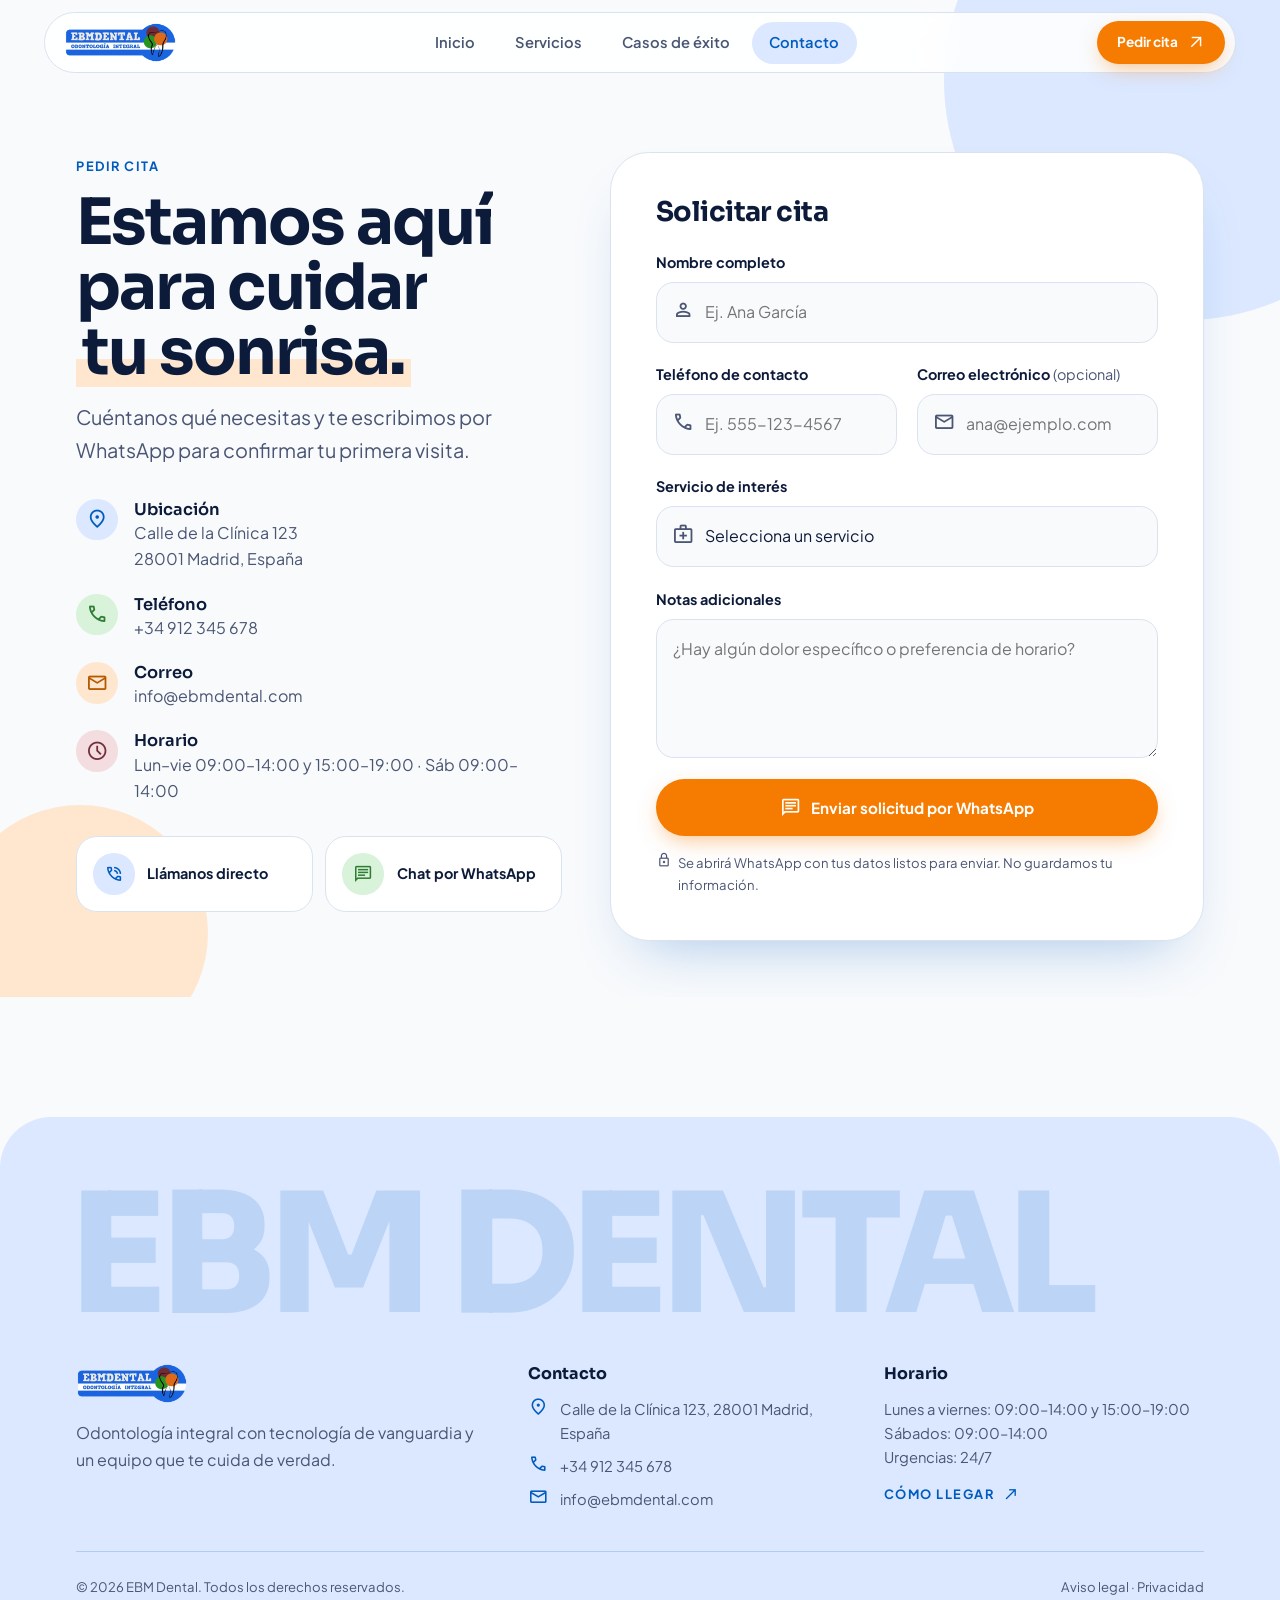
<file: contacto.html>
<!DOCTYPE html>
<html lang="es"><head>
<meta charset="UTF-8"><meta name="viewport" content="width=device-width,initial-scale=1,viewport-fit=cover">
<title>Pedir cita — EBM Dental</title><meta name="description" content="Solicita tu cita en EBM Dental: completa el formulario y te contactamos por WhatsApp.">
<meta name="theme-color" content="#1a73e8">
<script>document.documentElement.classList.add('js')</script>
<link rel="preconnect" href="https://fonts.googleapis.com"><link rel="preconnect" href="https://fonts.gstatic.com" crossorigin>
<link href="https://fonts.googleapis.com/css2?family=Sora:wght@400;600;700;800&family=Plus+Jakarta+Sans:wght@400;500;600;700&display=swap" rel="stylesheet">
<link href="https://fonts.googleapis.com/css2?family=Material+Symbols+Outlined:opsz,wght,FILL,GRAD@24,400,0,0" rel="stylesheet">
<link rel="icon" href="assets/logo.png"><link rel="stylesheet" href="assets/styles.css?v=20260923">
</head><body>
<a class="skip" href="#main">Saltar al contenido</a>
<header class="hd"><div class="hd-bar">
<a class="brand" href="index.html" aria-label="EBM Dental, inicio"><img src="assets/logo.png" alt="EBM Dental Odontología Integral"></a>
<nav class="nav" aria-label="Principal"><a href="index.html">Inicio</a><a href="servicios.html">Servicios</a><a href="casos-de-exito.html">Casos de éxito</a><a href="contacto.html" aria-current="page">Contacto</a></nav>
<div class="hd-act"><a class="btn btn-o btn-s hd-cta" href="contacto.html">Pedir cita <span class="icon" aria-hidden="true">arrow_outward</span></a>
<button class="menu-b" id="menuBtn" type="button" aria-expanded="false" aria-controls="drawer" aria-label="Abrir menú"><span class="icon" aria-hidden="true">menu</span></button></div>
</div></header>
<div class="drawer" id="drawer"><a class="l" href="index.html">Inicio</a><a class="l" href="servicios.html">Servicios</a><a class="l" href="casos-de-exito.html">Casos de éxito</a><a class="l" href="contacto.html">Contacto</a>
<a class="btn btn-o btn-b" style="margin-top:2rem" href="contacto.html">Pedir cita</a>
<div class="dot-row" aria-hidden="true"><i style="background:#fff"></i><i style="background:var(--wine)"></i><i style="background:var(--green)"></i><i style="background:var(--orange)"></i></div></div>
<main id="main">
<section class="ph-hero"><div class="ball" style="background:var(--blue-t);width:30rem;height:30rem;top:-10rem;right:-9rem;position:absolute" aria-hidden="true"></div><div class="ball" style="background:var(--orange-t);width:16rem;height:16rem;bottom:-4rem;left:-3rem;position:absolute" aria-hidden="true"></div>
<div class="wrap"><div class="cgrid">
<div><span class="kicker">Pedir cita</span>
<h1 class="d1" style="margin:.7rem 0 1rem;font-size:clamp(2.2rem,1.2rem + 3.6vw,4rem)" data-split>Estamos aquí para cuidar <mark>tu sonrisa.</mark></h1>
<p class="lede reveal" style="--d:.3s">Cuéntanos qué necesitas y te escribimos por WhatsApp para confirmar tu primera visita.</p>
<div class="reveal" style="margin-top:2rem"><div class="inforow"><span class="ico b"><span class="icon" aria-hidden="true">location_on</span></span><div><h3 class="d3" style="font-size:1.02rem">Ubicación</h3><p class="muted">Calle de la Clínica 123<br>28001 Madrid, España</p></div></div><div class="inforow"><span class="ico g"><span class="icon" aria-hidden="true">call</span></span><div><h3 class="d3" style="font-size:1.02rem">Teléfono</h3><p class="muted">+34 912 345 678</p></div></div><div class="inforow"><span class="ico o"><span class="icon" aria-hidden="true">mail</span></span><div><h3 class="d3" style="font-size:1.02rem">Correo</h3><p class="muted">info@ebmdental.com</p></div></div><div class="inforow"><span class="ico w"><span class="icon" aria-hidden="true">schedule</span></span><div><h3 class="d3" style="font-size:1.02rem">Horario</h3><p class="muted">Lun–vie 09:00–14:00 y 15:00–19:00 · Sáb 09:00–14:00</p></div></div></div>
<div class="altc reveal"><a href="tel:+34912345678"><span class="ico b"><span class="icon" aria-hidden="true">phone_in_talk</span></span>Llámanos directo</a><a href="https://wa.me/34912345678" target="_blank" rel="noopener noreferrer"><span class="ico g"><span class="icon" aria-hidden="true">chat</span></span>Chat por WhatsApp</a></div>
</div>
<div class="reveal" style="--d:.1s"><div class="panel">
<h2 class="d2" style="font-size:1.7rem;margin-bottom:1.5rem">Solicitar cita</h2>
<form id="contactForm" novalidate>
<div class="field"><label for="fullName">Nombre completo <span class="hint"></span></label><div class="iw"><span class="icon" aria-hidden="true">person</span><input class="inp" id="fullName" name="fullName" type="text" placeholder="Ej. Ana García" autocomplete="name" required></div><p class="err">Escribe tu nombre completo.</p></div>
<div class="grid2">
<div class="field"><label for="phone">Teléfono de contacto <span class="hint"></span></label><div class="iw"><span class="icon" aria-hidden="true">call</span><input class="inp" id="phone" name="phone" type="tel" placeholder="Ej. 555-123-4567" autocomplete="tel" required></div><p class="err">Indica un teléfono de contacto.</p></div>
<div class="field"><label for="email">Correo electrónico <span class="hint">(opcional)</span></label><div class="iw"><span class="icon" aria-hidden="true">mail</span><input class="inp" id="email" name="email" type="email" placeholder="ana@ejemplo.com" autocomplete="email"></div></div>
</div>
<div class="field"><label for="service">Servicio de interés <span class="hint"></span></label><div class="iw"><span class="icon" aria-hidden="true">medical_services</span><select class="inp" id="service" name="service" required><option disabled selected value="">Selecciona un servicio</option><option value="limpieza">Limpieza dental profesional</option><option value="blanqueamiento">Blanqueamiento</option><option value="ortodoncia">Consulta de ortodoncia</option><option value="implantes">Evaluación para implantes</option><option value="urgencia">Urgencia dental</option><option value="otro">Otro (especificar en notas)</option></select></div><p class="err">Selecciona un servicio.</p></div>
<div class="field"><label for="notes">Notas adicionales</label><textarea class="inp" id="notes" name="notes" rows="4" placeholder="¿Hay algún dolor específico o preferencia de horario?"></textarea></div>
<button class="btn btn-o btn-b" type="submit"><span class="icon" aria-hidden="true">chat</span>Enviar solicitud por WhatsApp</button>
<p class="note"><span class="icon" aria-hidden="true" style="font-size:1rem">lock</span>Se abrirá WhatsApp con tus datos listos para enviar. No guardamos tu información.</p>
</form>
<div id="success" class="ok" hidden tabindex="-1" role="status"><div class="bdg"><span class="icon" aria-hidden="true" style="font-size:2.4rem">check_circle</span></div>
<h3 class="d3">¡Casi listo!</h3><p class="muted" style="margin:.6rem 0 1.2rem">Abrimos WhatsApp con tu mensaje. Solo pulsa enviar y el equipo te responderá para confirmar tu cita.</p>
<a id="waLink" class="btn btn-p" href="#" target="_blank" rel="noopener noreferrer">¿No se abrió? Abrir WhatsApp</a>
<div><button type="button" class="btn btn-g" style="margin-top:.8rem" onclick="resetForm()">Enviar otra solicitud</button></div></div>
</div></div></div></div></section>
</main>
<footer class="ft"><div class="wrap">
<p class="ft-big" aria-hidden="true">EBM DENTAL</p>
<div class="fg">
<div><img src="assets/logo.png" alt="EBM Dental" style="height:2.6rem;margin-bottom:1rem"><p class="muted" style="max-width:34ch">Odontología integral con tecnología de vanguardia y un equipo que te cuida de verdad.</p></div>
<div><h4>Contacto</h4>
<p class="r"><span class="icon" aria-hidden="true">location_on</span>Calle de la Clínica 123, 28001 Madrid, España</p>
<a class="r" href="tel:+34912345678"><span class="icon" aria-hidden="true">call</span>+34 912 345 678</a>
<a class="r" href="mailto:info@ebmdental.com"><span class="icon" aria-hidden="true">mail</span>info@ebmdental.com</a></div>
<div><h4>Horario</h4><p class="muted" style="font-size:.92rem">Lunes a viernes: 09:00–14:00 y 15:00–19:00<br>Sábados: 09:00–14:00<br>Urgencias: 24/7</p>
<a class="kicker" style="margin-top:1rem" href="https://www.google.com/maps/search/?api=1&query=Calle+de+la+Cl%C3%ADnica+123%2C+28001+Madrid" target="_blank" rel="noopener noreferrer">Cómo llegar <span class="icon" aria-hidden="true">north_east</span></a></div>
</div>
<div class="fb"><span>© 2026 EBM Dental. Todos los derechos reservados.</span><span><a href="#">Aviso legal</a> · <a href="#">Privacidad</a></span></div>
</div></footer>
<nav class="mbar" aria-label="Acciones rápidas">
<a href="tel:+34912345678"><span class="icon" aria-hidden="true">call</span>Llamar</a>
<a class="w" href="https://wa.me/34912345678" target="_blank" rel="noopener noreferrer"><span class="icon" aria-hidden="true">chat</span>WhatsApp</a>
<a class="p" href="contacto.html"><span class="icon" aria-hidden="true">calendar_month</span>Pedir cita</a></nav>
<script src="assets/script.js?v=20260923" defer></script>
</body></html>
</file>
<file: assets/styles.css>
/* EBM Dental — sistema visual. Paleta del logo: azul, vino, verde, naranja. */
:root{
  --bg:#f8fafc; --white:#fff; --ink:#0d1b3a; --muted:#4a5573; --line:#dbe2ef;
  --blue:#1a73e8; --blue-d:#005bbf; --blue-t:#dbe8ff;
  --green:#2e7d32; --green-t:#d9f2da;
  --orange:#f57c00; --orange-t:#ffe7cf;
  --wine:#722f37; --wine-t:#f3dde0;
  --red:#c62828;
  --f-head:"Sora",system-ui,sans-serif; --f-body:"Plus Jakarta Sans",system-ui,sans-serif;
  --ease:cubic-bezier(.23,1,.32,1);
  --edge:clamp(18px,5vw,56px); --gap:clamp(72px,10vw,120px);
}
*,*::before,*::after{box-sizing:border-box}
html{scroll-behavior:smooth;-webkit-text-size-adjust:100%}
body{margin:0;background:var(--bg);color:var(--ink);font:400 1rem/1.65 var(--f-body);-webkit-font-smoothing:antialiased;overflow-x:hidden}
img{max-width:100%;display:block}
a{color:inherit;text-decoration:none}
button{font:inherit;color:inherit;background:none;border:0;cursor:pointer}
h1,h2,h3,h4,p,ul,blockquote{margin:0;padding:0}
ul{list-style:none}
:focus-visible{outline:3px solid var(--orange);outline-offset:3px;border-radius:6px}
.sr{position:absolute;width:1px;height:1px;overflow:hidden;clip:rect(0,0,0,0)}
.wrap{max-width:1240px;margin-inline:auto;padding-inline:var(--edge)}
.sec{padding-block:var(--gap)}
.skip{position:absolute;left:-9999px;top:0;background:var(--blue-d);color:#fff;padding:12px 20px;z-index:300}
.skip:focus{left:0}
.icon{font-family:'Material Symbols Outlined';font-style:normal;font-weight:400;line-height:1;display:inline-block;vertical-align:middle;font-size:1.4em}

/* tipografía */
.d1{font:700 clamp(2.4rem,1.3rem + 4.6vw,4.8rem)/1.02 var(--f-head);letter-spacing:-.03em;text-wrap:balance}
.d2{font:700 clamp(1.8rem,1.2rem + 2.4vw,3.2rem)/1.08 var(--f-head);letter-spacing:-.02em;text-wrap:balance}
.d3{font:600 1.25rem/1.3 var(--f-head)}
.lede{font-size:clamp(1.05rem,1rem + .3vw,1.25rem);color:var(--muted);max-width:52ch}
.muted{color:var(--muted)}
.kicker{display:inline-flex;gap:.5rem;align-items:center;font:700 .8rem var(--f-body);letter-spacing:.12em;text-transform:uppercase;color:var(--blue-d)}
mark{background:linear-gradient(transparent 58%,var(--orange-t) 58% 92%,transparent 92%);color:inherit;padding:0 .1em}
mark.g{background:linear-gradient(transparent 58%,var(--green-t) 58% 92%,transparent 92%)}
mark.b{background:linear-gradient(transparent 58%,var(--blue-t) 58% 92%,transparent 92%)}

/* botones */
.btn{display:inline-flex;align-items:center;justify-content:center;gap:.6rem;padding:1rem 1.7rem;border-radius:99px;font-weight:700;font-size:.95rem;transition:transform .25s var(--ease),box-shadow .25s var(--ease),background .25s}
.btn:active{transform:scale(.96)}
.btn-p{background:var(--blue);color:#fff;box-shadow:0 8px 22px -6px rgba(26,115,232,.55)}
.btn-o{background:var(--orange);color:#fff;box-shadow:0 8px 22px -6px rgba(245,124,0,.5)}
.btn-w{background:#fff;color:var(--blue-d)}
.btn-g{background:var(--white);border:1.5px solid var(--line)}
.btn-s{padding:.65rem 1.2rem;font-size:.85rem}
.btn-b{width:100%}
@media(hover:hover){.btn:hover{transform:translateY(-3px)}.btn-p:hover{background:var(--blue-d)}.btn-g:hover{border-color:var(--blue)}}

/* header */
.hd{position:fixed;inset:12px 0 auto;z-index:100;pointer-events:none}
.hd-bar{pointer-events:auto;max-width:1240px;margin-inline:auto;width:calc(100% - 2*var(--edge) + 24px);display:flex;align-items:center;justify-content:space-between;gap:1rem;background:rgba(255,255,255,.86);backdrop-filter:blur(14px);-webkit-backdrop-filter:blur(14px);border:1px solid var(--line);border-radius:99px;padding:.5rem .6rem .5rem 1.2rem;transition:box-shadow .3s var(--ease)}
.hd.sc .hd-bar{box-shadow:0 14px 34px -16px rgba(13,27,58,.3)}
.brand img{height:2.6rem;width:auto}
.nav{display:none;gap:.3rem}
.nav a{padding:.55rem 1.1rem;border-radius:99px;font-weight:600;font-size:.92rem;color:var(--muted);transition:background .2s,color .2s}
.nav a[aria-current=page]{background:var(--blue-t);color:var(--blue-d)}
@media(hover:hover){.nav a:hover{background:var(--bg);color:var(--ink)}}
.hd-act{display:flex;align-items:center;gap:.4rem}
.menu-b{width:2.7rem;height:2.7rem;border-radius:50%;background:var(--blue-t);color:var(--blue-d);display:inline-flex;align-items:center;justify-content:center}
.hd-cta{display:none}
@media(min-width:920px){.nav{display:flex}.menu-b{display:none}.hd-cta{display:inline-flex}}
.drawer{position:fixed;inset:0;z-index:99;background:var(--blue-d);color:#fff;padding:6.5rem var(--edge) 2rem;display:flex;flex-direction:column;visibility:hidden;clip-path:circle(0 at calc(100% - 40px) 40px);transition:clip-path .55s var(--ease),visibility 0s .55s}
.drawer.open{visibility:visible;clip-path:circle(150% at calc(100% - 40px) 40px);transition:clip-path .65s var(--ease)}
.drawer a.l{font:700 2rem var(--f-head);padding:.7rem 0;border-bottom:1px solid rgba(255,255,255,.2);opacity:0;transform:translateY(16px);transition:opacity .4s var(--ease),transform .4s var(--ease)}
.drawer.open a.l{opacity:1;transform:none}
.drawer.open a.l:nth-child(2){transition-delay:.1s}.drawer.open a.l:nth-child(3){transition-delay:.15s}.drawer.open a.l:nth-child(4){transition-delay:.2s}
.drawer .dot-row{margin-top:auto;display:flex;gap:.5rem}
.drawer .dot-row i{width:1.6rem;height:1.6rem;border-radius:50%}

/* barra móvil inferior */
.mbar{position:fixed;inset:auto 12px 12px;z-index:98;display:grid;grid-template-columns:1fr 1fr 1.3fr;gap:.4rem;background:rgba(255,255,255,.92);backdrop-filter:blur(14px);border:1px solid var(--line);border-radius:22px;padding:.4rem;box-shadow:0 16px 40px -14px rgba(13,27,58,.4)}
.mbar a{display:flex;flex-direction:column;align-items:center;gap:.1rem;padding:.5rem;border-radius:16px;font-size:.72rem;font-weight:700}
.mbar a.p{background:var(--blue);color:#fff}
.mbar a.w{background:var(--green-t);color:var(--green)}
@media(min-width:920px){.mbar{display:none}}
@media(max-width:919px){body{padding-bottom:5.5rem}}

/* animaciones de entrada */
.js .reveal{opacity:0;transform:translateY(26px);transition:opacity .8s var(--ease),transform .8s var(--ease);transition-delay:var(--d,0s)}
.js .reveal.in{opacity:1;transform:none}
.is-split .w{display:inline-block;overflow:hidden;vertical-align:top;padding-bottom:.12em;margin-bottom:-.12em}
.is-split .w>span{display:inline-block;transform:translateY(110%);transition:transform .9s var(--ease);transition-delay:calc(var(--i)*55ms)}
.is-split.in .w>span{transform:none}
@keyframes fl{50%{transform:translateY(-12px)}}
@keyframes mq{to{transform:translateX(-50%)}}
@keyframes spin{to{transform:rotate(360deg)}}
@keyframes pop{from{transform:scale(.7);opacity:0}to{transform:none;opacity:1}}
.fl{animation:fl 6s ease-in-out infinite}
.fl2{animation:fl 7.5s ease-in-out -2s infinite}

/* hero */
.hero{position:relative;overflow:hidden;padding:8.5rem 0 4rem}
.hero-g{display:grid;gap:3rem;align-items:center}
@media(min-width:960px){.hero-g{grid-template-columns:1.1fr .9fr}}
.hero .stack>*+*{margin-top:1.5rem}
.pill{display:inline-flex;align-items:center;gap:.6rem;padding:.5rem 1rem;background:#fff;border:1px solid var(--line);border-radius:99px;font-size:.85rem;font-weight:600}
.pill i{width:.55rem;height:.55rem;border-radius:50%;background:var(--green);box-shadow:0 0 0 4px var(--green-t)}
.btn-row{display:flex;flex-wrap:wrap;gap:.8rem}
.proof{display:flex;align-items:center;gap:.9rem;font-size:.9rem;color:var(--muted)}
.proof b{color:var(--ink)}
.faces{display:flex}.faces i{width:2.6rem;height:2.6rem;border-radius:50%;border:3px solid var(--bg);margin-left:-.7rem;display:grid;place-items:center;color:#fff;font:700 .9rem var(--f-head);font-style:normal}
.faces i:first-child{margin-left:0}
.art{position:relative;max-width:520px;margin-inline:auto;width:100%;aspect-ratio:4/5}
.ball{position:absolute;border-radius:50%;z-index:0;will-change:transform;transition:transform .5s var(--ease)}
.arch{position:absolute;inset:6% 6% 0 6%;z-index:1;border-radius:999px 999px 2.2rem 2.2rem;overflow:hidden;box-shadow:0 40px 70px -30px rgba(0,91,191,.5);border:6px solid #fff}
.arch img{width:100%;height:100%;object-fit:cover}
.chipf{position:absolute;z-index:2;background:#fff;border-radius:20px;padding:.8rem 1.1rem;box-shadow:0 20px 40px -14px rgba(13,27,58,.3);display:flex;gap:.7rem;align-items:center;font-size:.8rem;line-height:1.3}
.chipf b{display:block;font:700 1.15rem var(--f-head)}
.ico{width:2.6rem;height:2.6rem;border-radius:50%;display:grid;place-items:center;flex-shrink:0}
.ico.b{background:var(--blue-t);color:var(--blue-d)}.ico.g{background:var(--green-t);color:var(--green)}.ico.o{background:var(--orange-t);color:#b45900}.ico.w{background:var(--wine-t);color:var(--wine)}.ico.r{background:#ffdad6;color:var(--red)}

/* marquee */
.mq{background:var(--ink);color:#fff;overflow:hidden;padding:1.1rem 0;transform:rotate(-1.2deg);margin:1rem -2vw;position:relative;z-index:3}
.mq-t{display:flex;width:max-content;animation:mq 32s linear infinite}
.mq span{display:inline-flex;align-items:center;gap:1.2rem;padding-right:1.2rem;font:600 1.1rem var(--f-head);white-space:nowrap}
.mq span::after{content:"";width:.7rem;height:.7rem;border-radius:50%;background:var(--c,var(--orange))}

/* bento servicios */
.bento{display:grid;gap:1rem;grid-template-columns:1fr}
@media(min-width:640px){.bento{grid-template-columns:repeat(2,1fr)}}
@media(min-width:1000px){.bento{grid-template-columns:repeat(6,1fr);grid-auto-rows:minmax(210px,auto)}.bento .s2{grid-column:span 2}.bento .s3{grid-column:span 3}.bento .s4{grid-column:span 4}.bento .r2{grid-row:span 2}}
.tile{position:relative;overflow:hidden;border-radius:2rem;padding:1.8rem;display:flex;flex-direction:column;justify-content:space-between;gap:1.5rem;min-height:210px;transition:transform .35s var(--ease),box-shadow .35s var(--ease)}
.tile .icon{font-size:2rem}
.tile p{font-size:.92rem;margin-top:.4rem;opacity:.85}
.tile .go{position:absolute;top:1.3rem;right:1.3rem;width:2.5rem;height:2.5rem;border-radius:50%;background:rgba(255,255,255,.75);display:grid;place-items:center;transition:transform .35s var(--ease)}
.tile.blue{background:var(--blue);color:#fff}.tile.orange{background:var(--orange-t)}.tile.green{background:var(--green-t)}.tile.wine{background:var(--wine);color:#fff}.tile.red{background:#ffdad6}.tile.sky{background:var(--blue-t)}
.tile.ph{color:#fff;justify-content:flex-end}
.tile.ph img{position:absolute;inset:0;width:100%;height:100%;object-fit:cover;z-index:0;transition:transform .8s var(--ease)}
.tile.ph::before{content:"";position:absolute;inset:0;z-index:1;background:linear-gradient(to top,rgba(13,27,58,.85),transparent 60%)}
.tile.ph>*{position:relative;z-index:2}
@media(hover:hover){.tile:hover{transform:translateY(-6px);box-shadow:0 26px 44px -22px rgba(13,27,58,.4)}.tile:hover .go{transform:rotate(45deg)}.tile.ph:hover img{transform:scale(1.06)}}

/* stats */
.dark{background:var(--ink);color:#fff;border-radius:clamp(1.8rem,4vw,3.5rem);margin-inline:clamp(8px,2vw,24px);overflow:hidden;position:relative}
.stats{display:grid;gap:2rem 1rem;grid-template-columns:repeat(2,1fr);margin-top:3rem}
@media(min-width:900px){.stats{grid-template-columns:repeat(5,1fr)}}
.stat b{display:block;font:700 clamp(2.4rem,1.6rem + 3vw,4rem)/1 var(--f-head);letter-spacing:-.03em}
.stat span{font-size:.9rem;opacity:.7}
.stat:nth-child(1) b{color:#ffb15c}.stat:nth-child(2) b{color:#7fdc84}.stat:nth-child(3) b{color:#8ab8ff}.stat:nth-child(4) b{color:#f0a3ae}.stat:nth-child(5) b{color:#fff}

/* pasos */
.steps{display:grid;gap:1rem;margin-top:3rem}
@media(min-width:800px){.steps{grid-template-columns:repeat(3,1fr)}}
.step{background:rgba(255,255,255,.07);border:1px solid rgba(255,255,255,.12);border-radius:1.8rem;padding:2rem;transition:background .3s,transform .35s var(--ease)}
.step .n{font:700 4rem/1 var(--f-head);background:linear-gradient(135deg,#ffb15c,#8ab8ff);-webkit-background-clip:text;background-clip:text;color:transparent}
.step h3{margin:.8rem 0 .4rem}.step p{opacity:.75;font-size:.95rem}
@media(hover:hover){.step:hover{background:rgba(255,255,255,.12);transform:translateY(-6px)}}

/* casos */
.cases{display:grid;gap:1.2rem;grid-template-columns:1fr}
@media(min-width:760px){.cases{grid-template-columns:repeat(3,1fr)}}
.case{background:#fff;border-radius:2rem;overflow:hidden;border:1px solid var(--line);transition:transform .35s var(--ease),box-shadow .35s var(--ease);display:flex;flex-direction:column}
.case .im{aspect-ratio:4/3;overflow:hidden}.case img{width:100%;height:100%;object-fit:cover;transition:transform .8s var(--ease)}
.case .bd{padding:1.5rem;display:flex;flex-direction:column;gap:.5rem;flex:1}
.case .bd p{font-size:.92rem;color:var(--muted)}
.meta{display:flex;align-items:center;gap:.4rem;font-size:.8rem;color:var(--muted);margin-top:auto;padding-top:.6rem}
.case .lk{margin-top:.6rem;font-weight:700;font-size:.9rem;color:var(--blue-d);display:inline-flex;gap:.4rem;align-items:center}
@media(hover:hover){.case:hover{transform:translateY(-6px);box-shadow:0 26px 44px -24px rgba(13,27,58,.35)}.case:hover img{transform:scale(1.06)}}
.chip{display:inline-flex;padding:.35rem .9rem;border-radius:99px;font-size:.78rem;font-weight:700;width:max-content}
.chip.b{background:var(--blue-t);color:var(--blue-d)}.chip.g{background:var(--green-t);color:var(--green)}.chip.o{background:var(--orange-t);color:#a34f00}.chip.w{background:var(--wine-t);color:var(--wine)}
.filters{display:flex;flex-wrap:wrap;gap:.6rem;margin-bottom:2rem}
.fbtn{padding:.65rem 1.3rem;border-radius:99px;background:#fff;border:1.5px solid var(--line);font-weight:700;font-size:.9rem;transition:background .2s,color .2s,transform .15s}
.fbtn:active{transform:scale(.95)}
.fbtn[aria-pressed=true]{background:var(--ink);color:#fff;border-color:var(--ink)}

/* doctor */
.doc{background:linear-gradient(135deg,var(--blue-t),#fff);border-radius:clamp(1.8rem,4vw,3.5rem);padding:clamp(1.6rem,4vw,4rem);display:grid;gap:2.5rem;align-items:center;border:1px solid var(--line)}
@media(min-width:860px){.doc{grid-template-columns:1.2fr .8fr}}
.doc .ph{position:relative;aspect-ratio:3/4;max-width:380px;justify-self:center;width:100%}
.doc .ph img{position:relative;z-index:1;width:100%;height:100%;object-fit:cover;border-radius:999px 999px 2rem 2rem;border:6px solid #fff}
.doc .ph .ball{z-index:0}
blockquote.q{border-left:5px solid var(--orange);padding-left:1.1rem;font:500 1.1rem/1.5 var(--f-head);color:var(--ink)}
.tags{display:flex;flex-wrap:wrap;gap:.5rem}

/* cta */
.cta{position:relative;overflow:hidden;background:var(--blue);color:#fff;border-radius:clamp(1.8rem,4vw,3.5rem);padding:clamp(2.2rem,5vw,5rem);display:grid;gap:2rem;align-items:center}
@media(min-width:860px){.cta{grid-template-columns:1fr auto}}
.cta>*{position:relative;z-index:1}
.cta .ball{z-index:0}

/* page hero */
.ph-hero{position:relative;overflow:hidden;padding:9.5rem 0 3.5rem}
.ph-hero .wrap{position:relative;z-index:1}

/* servicios filas */
.svc{display:grid;gap:2rem;align-items:center;border-radius:2.4rem;padding:clamp(1.4rem,3.5vw,3rem);margin-bottom:1.5rem}
@media(min-width:860px){.svc{grid-template-columns:1fr 1fr}.svc.rev .svc-im{order:2}}
.svc-im{border-radius:2rem;overflow:hidden;aspect-ratio:4/3}.svc-im img{width:100%;height:100%;object-fit:cover;transition:transform .8s var(--ease)}
@media(hover:hover){.svc:hover .svc-im img{transform:scale(1.05)}}
.svc .num{font:700 .9rem var(--f-head);opacity:.6}
.svc.b{background:var(--blue-t)}.svc.o{background:var(--orange-t)}.svc.g{background:var(--green-t)}.svc.w{background:var(--wine-t)}.svc.k{background:#e6e9f2}
.checks li{display:flex;gap:.6rem;margin-top:.55rem}.checks .icon{color:var(--green);font-size:1.3rem}
details.faq{background:#fff;border:1px solid var(--line);border-radius:1.4rem;padding:1.2rem 1.5rem;margin-bottom:.8rem}
details.faq summary{cursor:pointer;font:600 1.05rem var(--f-head);list-style:none;display:flex;justify-content:space-between;gap:1rem;align-items:center}
details.faq summary::-webkit-details-marker{display:none}
details.faq summary::after{content:"+";font-size:1.6rem;color:var(--blue);transition:transform .3s var(--ease)}
details.faq[open] summary::after{transform:rotate(45deg)}
details.faq p{margin-top:.8rem;color:var(--muted)}

/* contacto */
.cgrid{display:grid;gap:3rem}
@media(min-width:960px){.cgrid{grid-template-columns:.9fr 1.1fr;align-items:start}}
.inforow{display:flex;gap:1rem;align-items:flex-start;margin-top:1.3rem}
.panel{position:relative;background:#fff;border-radius:2.4rem;padding:clamp(1.6rem,3.5vw,3rem);box-shadow:0 30px 60px -30px rgba(0,91,191,.35);border:1px solid var(--line)}
.field{margin-bottom:1.3rem;display:flex;flex-direction:column;gap:.45rem}
.field label{font-weight:700;font-size:.9rem}.field .hint{font-weight:400;color:var(--muted)}
.grid2{display:grid;gap:0 1.2rem}@media(min-width:560px){.grid2{grid-template-columns:1fr 1fr}}
.iw{position:relative}.iw>.icon{position:absolute;left:1rem;top:1.05rem;color:var(--muted);pointer-events:none}
.inp{width:100%;padding:1rem 1rem 1rem 3rem;background:var(--bg);border:1.5px solid var(--line);border-radius:1.1rem;font:inherit;font-size:1rem;color:var(--ink);transition:border-color .2s,box-shadow .2s;appearance:none;-webkit-appearance:none}
textarea.inp{padding-left:1rem;min-height:7rem;resize:vertical}
.inp:focus{outline:0;border-color:var(--blue);box-shadow:0 0 0 4px var(--blue-t)}
.err{display:none;color:var(--red);font-size:.82rem;font-weight:600}
.field.bad .inp{border-color:var(--red)}.field.bad .err{display:block}
.ok{text-align:center;padding:1rem 0}
.ok .bdg{width:5rem;height:5rem;border-radius:50%;background:var(--green-t);color:var(--green);display:grid;place-items:center;margin:0 auto 1rem;animation:pop .5s var(--ease)}
.note{display:flex;justify-content:center;gap:.4rem;font-size:.82rem;color:var(--muted);margin-top:1rem}
.altc{display:grid;gap:.8rem;margin-top:2rem}
@media(min-width:520px){.altc{grid-template-columns:1fr 1fr}}
.altc a{display:flex;gap:.8rem;align-items:center;padding:1rem;background:#fff;border:1px solid var(--line);border-radius:1.3rem;font-weight:700;font-size:.9rem;transition:transform .25s var(--ease),box-shadow .25s}
@media(hover:hover){.altc a:hover{transform:translateY(-3px);box-shadow:0 14px 26px -14px rgba(13,27,58,.35)}}

/* footer */
.ft{margin-top:var(--gap);background:var(--blue-t);border-radius:clamp(1.8rem,4vw,3.5rem) clamp(1.8rem,4vw,3.5rem) 0 0;padding:4rem 0 2rem;overflow:hidden}
.ft-big{font:800 clamp(3rem,13vw,11rem)/.9 var(--f-head);letter-spacing:-.05em;color:rgba(0,91,191,.14);white-space:nowrap;margin:0 0 2rem -.04em;user-select:none}
.fg{display:grid;gap:2.2rem}@media(min-width:800px){.fg{grid-template-columns:1.3fr 1fr 1fr}}
.fg h4{font:700 1rem var(--f-head);margin-bottom:.8rem}
.fg .r{display:flex;gap:.7rem;margin-top:.55rem;font-size:.92rem;color:var(--muted)}.fg .r .icon{color:var(--blue-d)}
.fb{border-top:1px solid rgba(0,91,191,.2);margin-top:2.5rem;padding-top:1.5rem;display:flex;flex-wrap:wrap;gap:1rem;justify-content:space-between;font-size:.82rem;color:var(--muted)}

@media(prefers-reduced-motion:reduce){.fl,.fl2,.mq-t{animation:none}html{scroll-behavior:auto}}

/* Hero: el contenido siempre por encima de los círculos de fondo */
.hero>.ball{z-index:0;pointer-events:none}
.hero>.wrap{position:relative;z-index:1}
</file>
